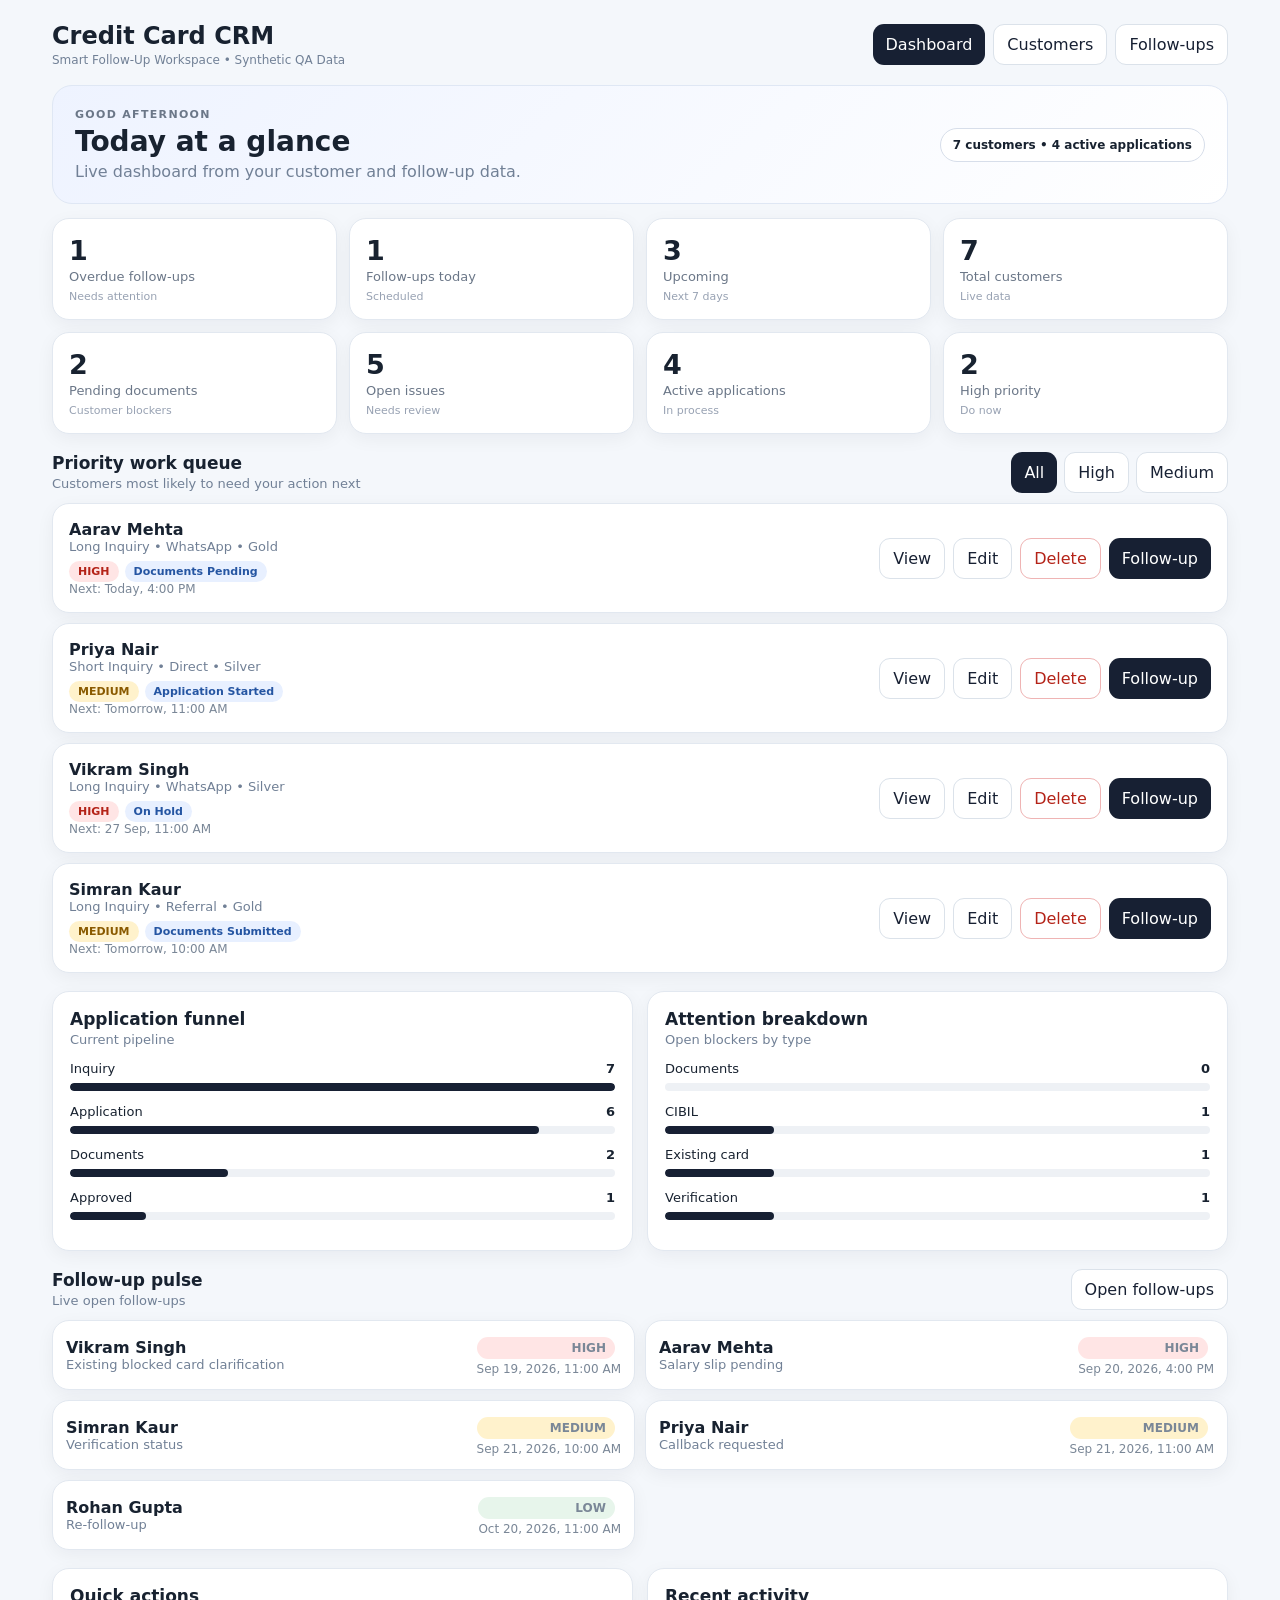
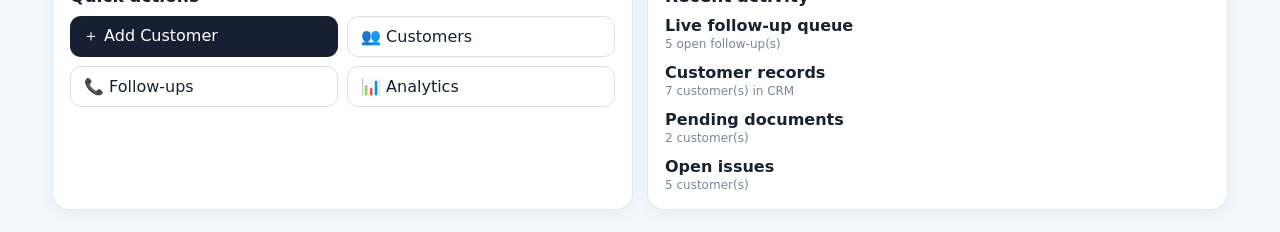
<file: web-v2/index.html>
<!doctype html><html><head><meta charset="utf-8"><meta name="viewport" content="width=device-width,initial-scale=1"><title>Credit Card CRM</title><link rel="stylesheet" href="style.css"></head><body><div id="app"></div><script src="add-customer.js"></script><script src="app.js"></script></body></html>
</file>
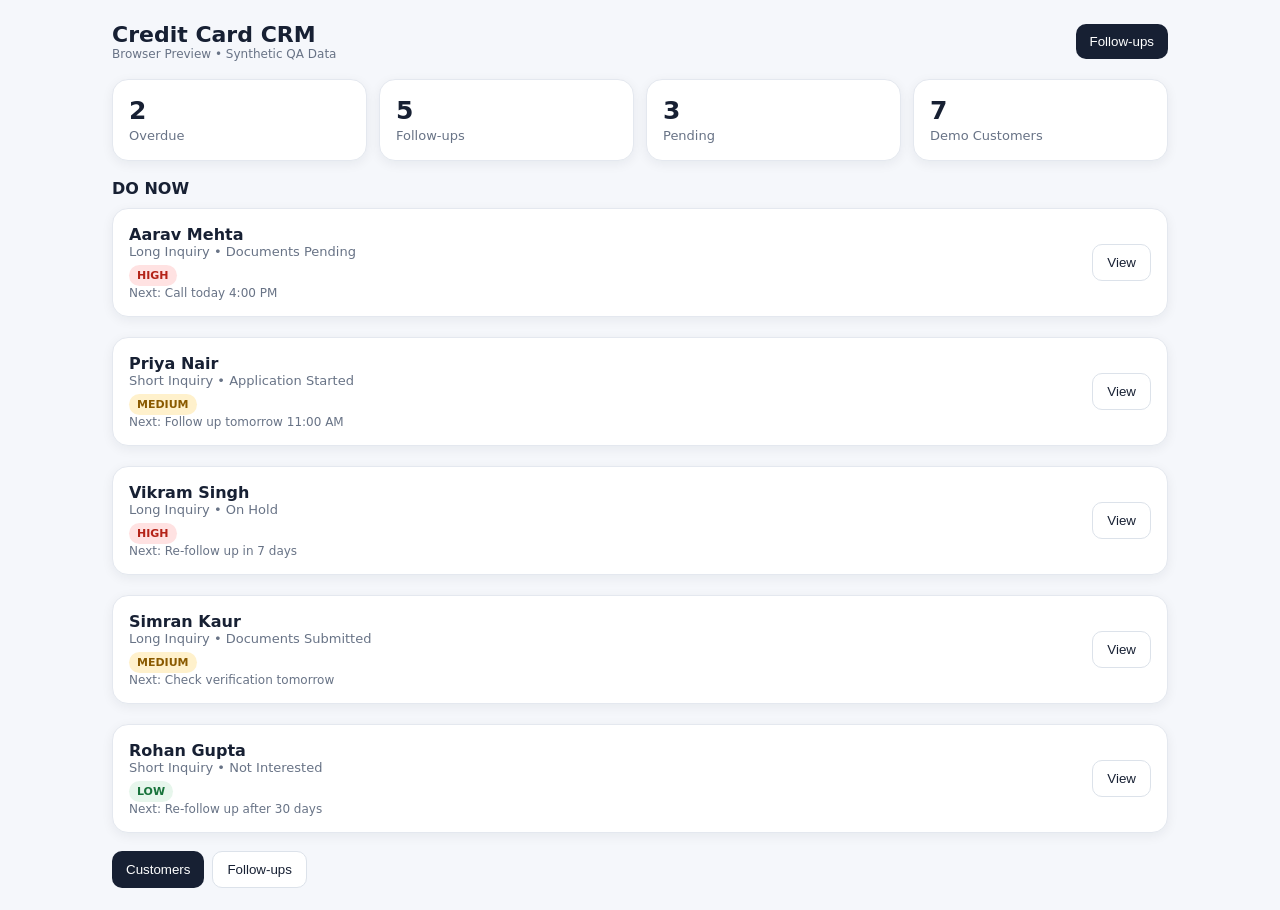
<file: web/index.html>
<!doctype html>
<html lang="en">
<head>
<meta charset="UTF-8">
<meta name="viewport" content="width=device-width,initial-scale=1">
<title>Credit Card CRM Preview</title>
<link rel="stylesheet" href="./style.css">
</head>
<body>
<div id="app"></div>
<script src="./app.js"></script>
</body>
</html>
</file>
<file: web-v2/style.css>
:root{font-family:Inter,system-ui,-apple-system,BlinkMacSystemFont,"Segoe UI",sans-serif;color:#182230;background:#f4f7fb}*{box-sizing:border-box}body{margin:0}.shell{max-width:1220px;margin:auto;padding:22px}.top{display:flex;justify-content:space-between;align-items:center;gap:16px;margin-bottom:18px}.brand{font-size:24px;font-weight:800}.sub{font-size:12px;color:#718096;margin-top:3px}.actions{display:flex;gap:8px;flex-wrap:wrap}button{border:0;border-radius:11px;padding:10px 13px;background:#172033;color:#fff;cursor:pointer;font:inherit}button.alt{background:#fff;color:#172033;border:1px solid #dbe2ea}.danger{background:#fff;color:#b42318;border:1px solid #efb4b4}button.active{background:#172033;color:#fff}.hero{display:flex;justify-content:space-between;align-items:center;gap:14px;padding:22px;border-radius:20px;background:linear-gradient(135deg,#eef3ff,#fff);border:1px solid #dfe7f4}.eyebrow{font-size:11px;letter-spacing:.12em;font-weight:800;color:#6b7788}.hero h1{margin:4px 0;font-size:28px}.hero p{margin:0;color:#718096}.hero-chip{padding:9px 12px;border:1px solid #d7deea;background:#fff;border-radius:999px;font-size:12px;font-weight:700}.grid{display:grid;grid-template-columns:repeat(4,1fr);gap:12px}.stats{margin-top:14px}.metric{background:#fff;border:1px solid #e2e8f0;border-radius:17px;box-shadow:0 5px 18px rgba(16,24,40,.05);padding:16px}.metric b{font-size:27px;display:block}.metric span{font-size:13px;color:#6b7788}.metric em{display:block;font-style:normal;font-size:11px;color:#98a2b3;margin-top:5px}.section{margin-top:18px}.head{display:flex;justify-content:space-between;align-items:center;gap:12px;margin-bottom:10px}.head h2{font-size:17px;margin:0}.list{display:grid;gap:10px}.card{background:#fff;border:1px solid #e2e8f0;border-radius:17px;box-shadow:0 5px 18px rgba(16,24,40,.05)}.customer{padding:16px;display:flex;justify-content:space-between;align-items:center;gap:14px}.customer-main{min-width:0}.name{font-weight:750}.muted{color:#718096;font-size:13px}.small{font-size:12px;color:#7a8797}.badge{display:inline-block;padding:4px 9px;border-radius:999px;font-size:11px;font-weight:750;margin:7px 6px 0 0}.high{background:#ffe5e5;color:#b42318}.medium{background:#fff2cc;color:#8a5a00}.low{background:#e7f5eb;color:#19733b}.blue{background:#e8f0ff;color:#2555a2}.filters{display:flex;gap:7px;flex-wrap:wrap}.two-col{display:grid;grid-template-columns:1fr 1fr;gap:14px;margin-top:18px}.panel{padding:17px}.prog-row{margin:13px 0}.prog-label{display:flex;justify-content:space-between;font-size:13px}.bar{height:8px;border-radius:999px;background:#eef1f5;overflow:hidden;margin-top:7px}.bar i{display:block;height:100%;background:#172033;border-radius:999px}.pulse{display:grid;grid-template-columns:repeat(2,1fr);gap:10px}.pulse-item{padding:13px;display:flex;justify-content:space-between;gap:12px;align-items:center}.pulse-item b,.pulse-item .muted{display:block}.right{text-align:right}.right span{display:block;font-size:12px;color:#7a8797;margin-top:3px}.quick{display:grid;grid-template-columns:repeat(2,1fr);gap:9px}.quick button{text-align:left}.activity{display:grid;gap:12px}.activity b,.activity span{display:block}.activity span{font-size:12px;color:#7a8797;margin-top:2px}.search{width:100%;padding:12px;border:1px solid #dbe2ea;border-radius:11px;font:inherit}.row{display:grid;grid-template-columns:1.2fr .8fr;gap:14px}.pad{padding:17px}.kv{display:grid;grid-template-columns:130px 1fr;gap:8px;font-size:13px}.timeline{border-left:2px solid #dfe5ed;padding-left:15px}.event{margin:0 0 17px}@media(max-width:900px){.grid{grid-template-columns:repeat(2,1fr)}.two-col{grid-template-columns:1fr}.pulse{grid-template-columns:1fr}.row{grid-template-columns:1fr}}@media(max-width:560px){.shell{padding:12px}.top,.hero{align-items:flex-start;flex-direction:column}.grid{grid-template-columns:1fr 1fr}.hero h1{font-size:23px}.hero-chip{width:100%;text-align:center}.customer{align-items:flex-start;flex-direction:column}.customer .actions{width:100%}.customer .actions button{flex:1}.quick{grid-template-columns:1fr 1fr}}.form-grid{display:grid;grid-template-columns:repeat(2,minmax(0,1fr));gap:12px}.form-grid label{font-size:12px;font-weight:700;color:#4b5565;display:flex;flex-direction:column;gap:6px}.form-grid input,.form-grid select{width:100%;padding:11px;border:1px solid #dbe2ea;border-radius:11px;font:inherit;background:#fff}.form-note{font-size:11px;color:#7a8797;padding:12px 0}@media(max-width:560px){.form-grid{grid-template-columns:1fr}}
</file>
<file: web/style.css>
:root{font-family:Inter,system-ui,-apple-system,Segoe UI,sans-serif;color:#172033;background:#f5f7fb}
*{box-sizing:border-box}body{margin:0}.shell{max-width:1100px;margin:auto;padding:22px}
header{display:flex;justify-content:space-between;align-items:center;margin-bottom:18px}
.brand{font-weight:800;font-size:22px}.sub{font-size:12px;color:#687386}
button{border:0;border-radius:10px;padding:10px 14px;background:#172033;color:white;cursor:pointer}
button.secondary{background:white;color:#172033;border:1px solid #dce2ea}
button.link{background:transparent;color:#172033;padding:6px}
.grid{display:grid;grid-template-columns:repeat(4,1fr);gap:12px}
.card{background:white;border:1px solid #e4e8ef;border-radius:16px;padding:16px;box-shadow:0 3px 12px #17203310}
.metric b{font-size:25px;display:block}.metric span{color:#687386;font-size:13px}
.section{margin-top:18px}.section h2{font-size:16px;margin:0 0 10px}
.actions{display:flex;gap:8px;flex-wrap:wrap}.customer{display:flex;justify-content:space-between;gap:12px;align-items:center}
.customer + .customer{margin-top:10px}.customer-main{min-width:0}.name{font-weight:700}.muted{color:#687386;font-size:13px}
.badge{display:inline-block;padding:4px 8px;border-radius:999px;font-size:11px;font-weight:700;margin-top:6px}
.high{background:#ffe2e2;color:#b42318}.medium{background:#fff1cc;color:#8a5a00}.low{background:#e7f6ec;color:#19733b}
input{width:100%;padding:12px;border-radius:10px;border:1px solid #dce2ea;font:inherit}
.hidden{display:none}.row{display:grid;grid-template-columns:1fr 1fr;gap:12px}
.list{display:grid;gap:10px}.timeline{border-left:2px solid #dce2ea;padding-left:14px}
.timeline div{margin:0 0 14px}.k{font-weight:700}.small{font-size:12px;color:#687386}
@media(max-width:760px){.grid{grid-template-columns:repeat(2,1fr)}.row{grid-template-columns:1fr}.shell{padding:14px}}
</file>
